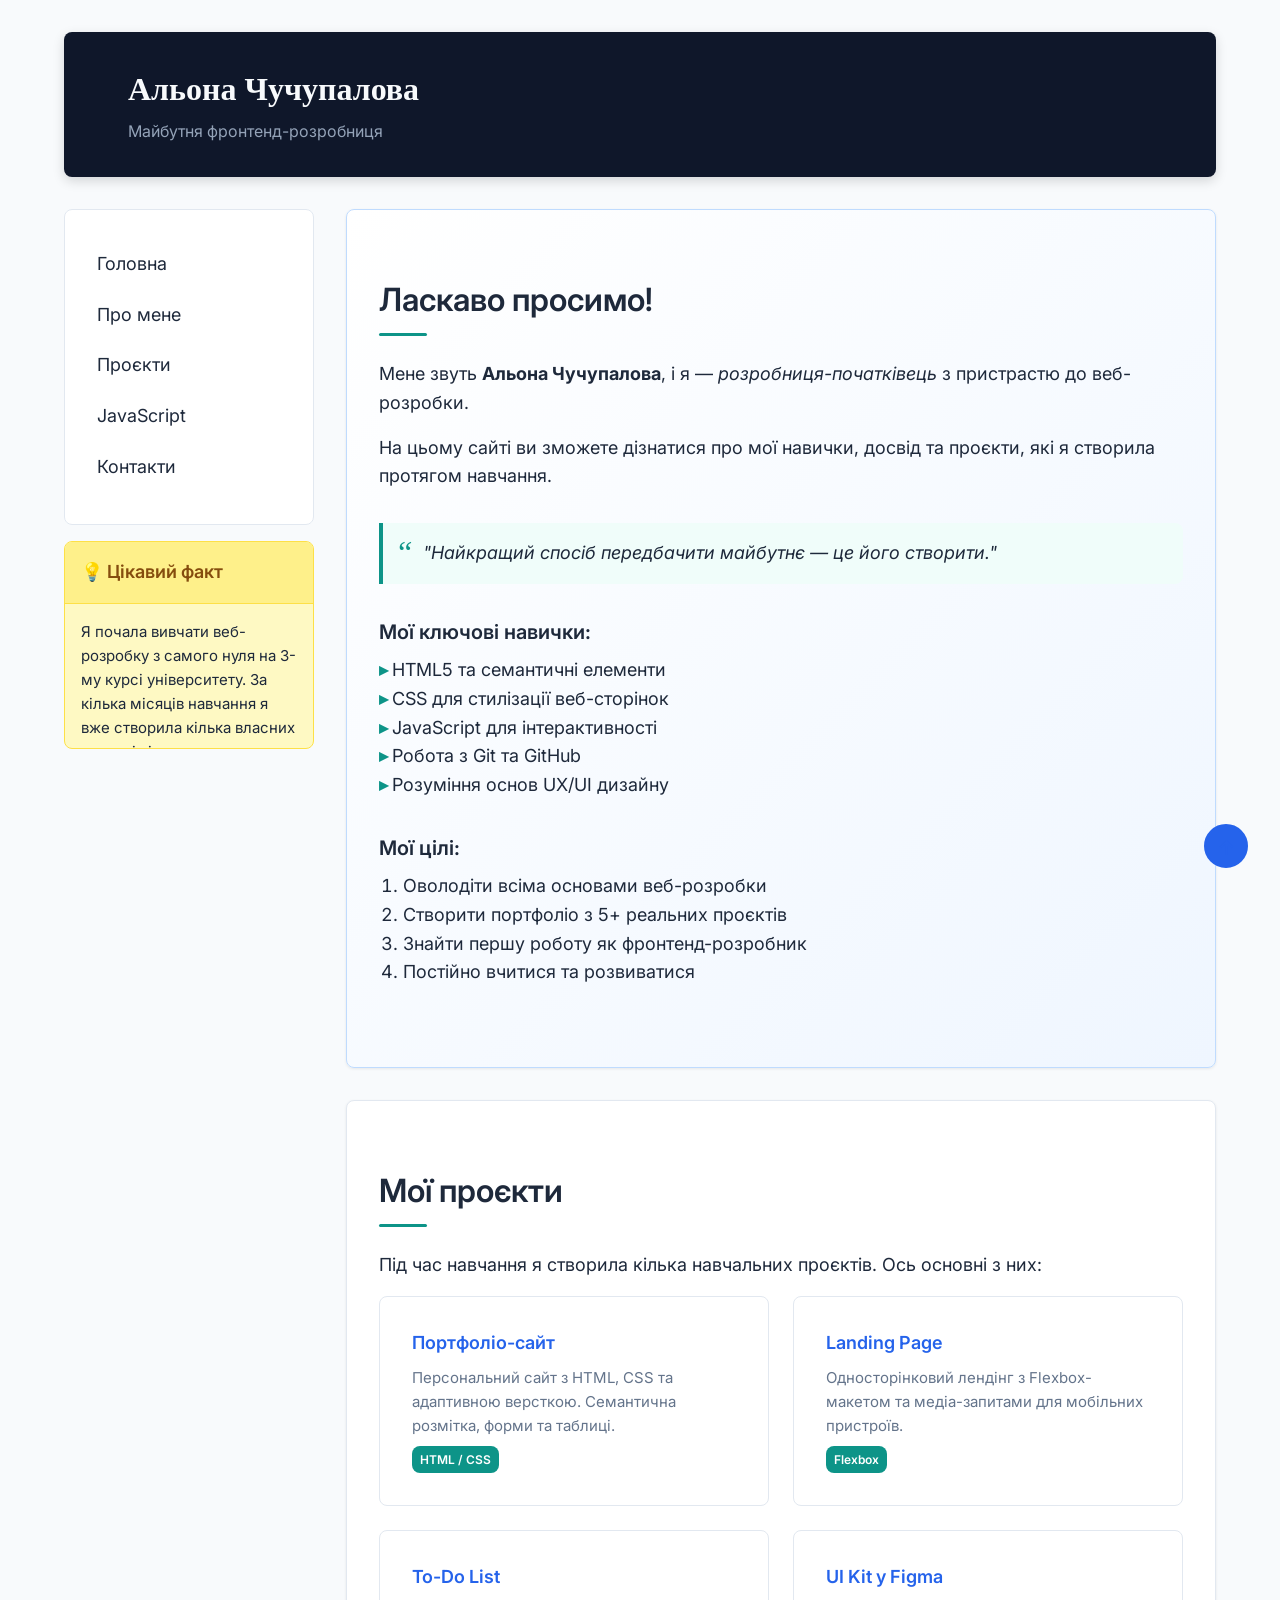
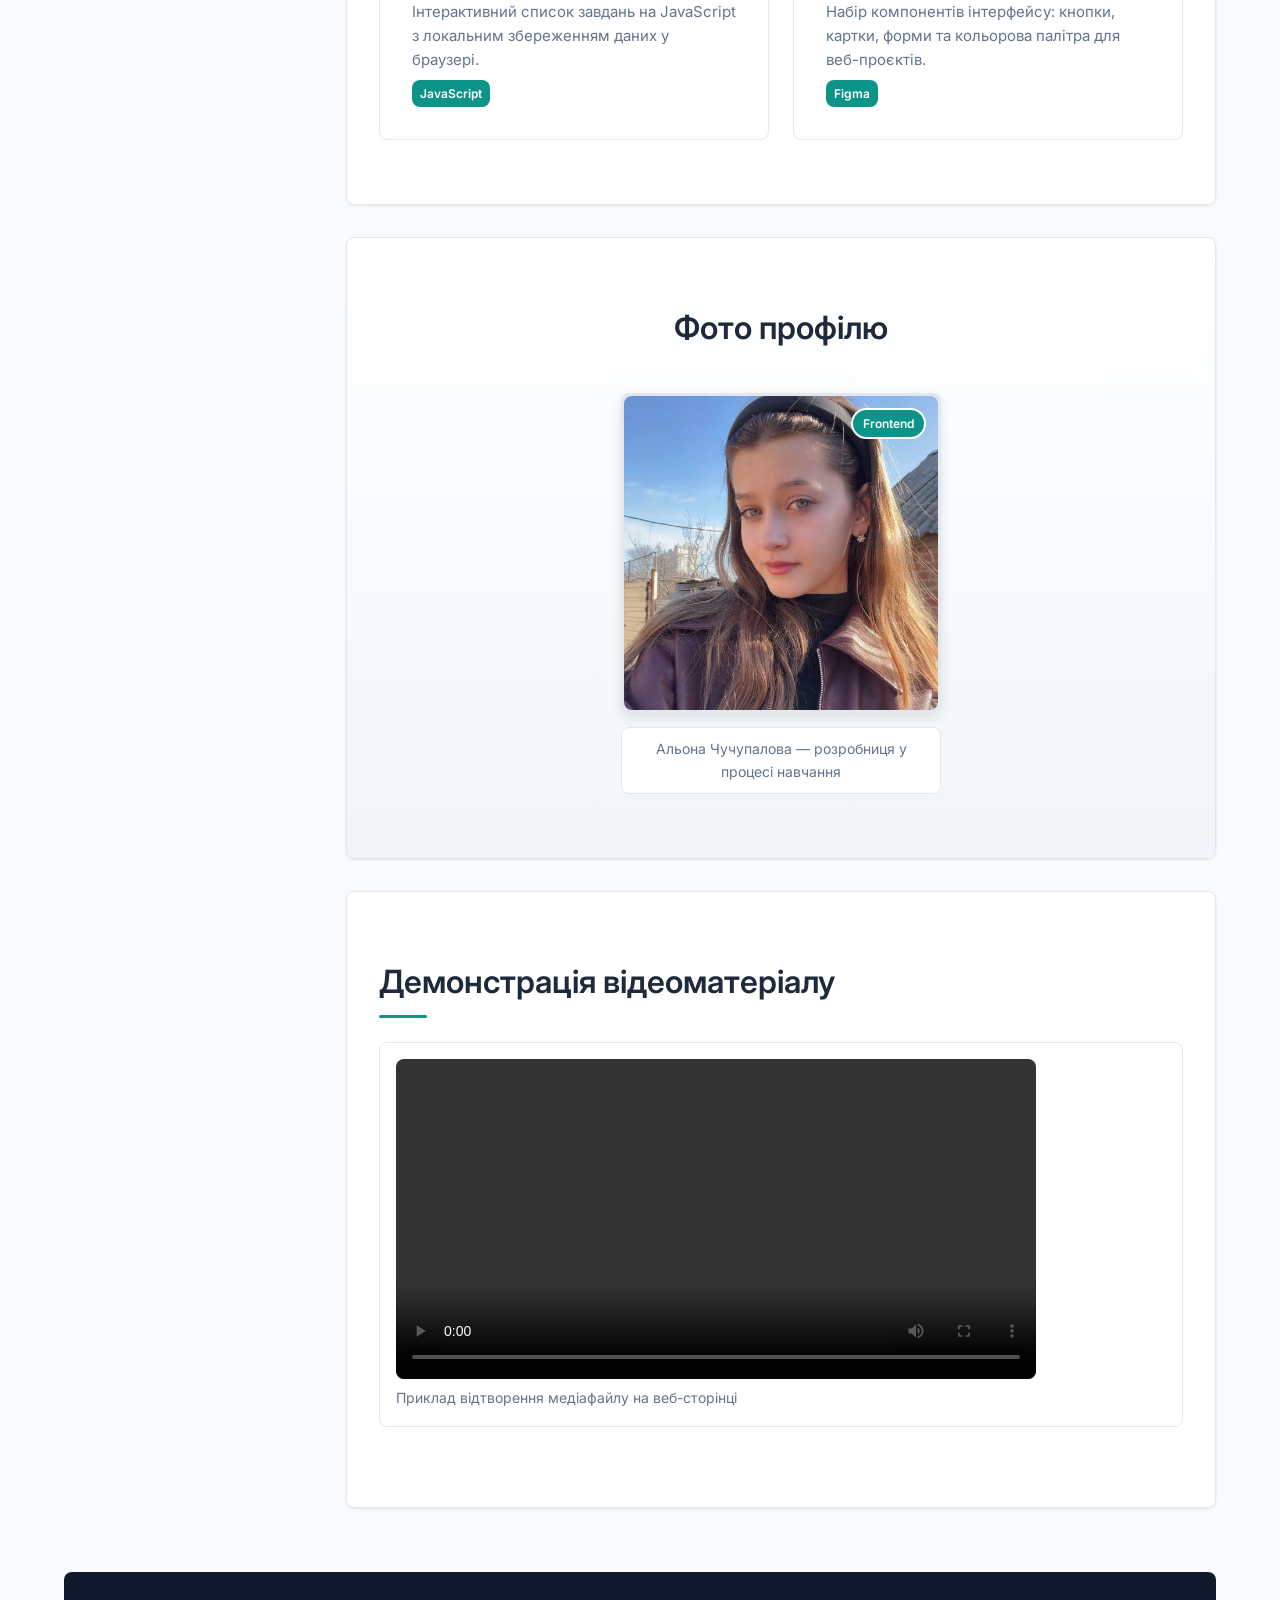
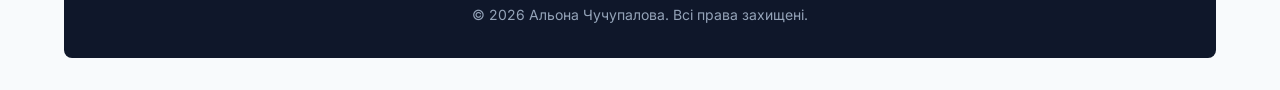
<file: index.html>
<!DOCTYPE html>
<html lang="uk">

<head>
    <meta charset="UTF-8">
    <meta name="viewport" content="width=device-width, initial-scale=1.0">
    <meta name="description" content="Портфоліо Альони Чучупалової - молодий фронтенд-розробник">
    <meta name="author" content="Альона Чучупалова">
    <title>Головна — Портфоліо</title>
    <link rel="preconnect" href="https://fonts.googleapis.com">
    <link rel="preconnect" href="https://fonts.gstatic.com" crossorigin>
    <link href="https://fonts.googleapis.com/css2?family=Inter:wght@400;500;600;700&display=swap" rel="stylesheet">
    <link rel="stylesheet" href="styles.css">
</head>

<body>
    <div class="page">
        <header class="site-header">
            <h1>Альона Чучупалова</h1>
            <p>Майбутня фронтенд-розробниця</p>
        </header>

        <aside class="sidebar">
            <nav class="nav" aria-label="Головна навігація">
                <input type="checkbox" id="menu-toggle" class="menu-toggle">
                <label for="menu-toggle" class="hamburger" aria-label="Відкрити меню">
                    <span></span>
                    <span></span>
                    <span></span>
                </label>
                <ul class="nav-list">
                    <li><a class="nav-link" href="index.html">Головна</a></li>
                    <li><a class="nav-link" href="about.html">Про мене</a></li>
                    <li><a class="nav-link" href="index.html#projects">Проєкти</a></li>
                    <li><a class="nav-link" href="javascript.html">JavaScript</a></li>
                    <li><a class="nav-link" href="contacts.html">Контакти</a></li>
                </ul>
            </nav>

            <div class="interesting-fact">
                <h3 class="interesting-fact__title">Цікавий факт</h3>
                <div class="interesting-fact__content">
                    <p>Я почала вивчати веб-розробку з самого нуля на 3-му курсі університету. За кілька місяців навчання я вже
                        створила кілька власних проєктів і готова розв'язувати реальні завдання!</p>
                    <p>Мій улюблений стек для навчання: HTML, CSS та JavaScript. Я також активно практикую роботу з Git,
                        Figma та сучасними інструментами розробки.</p>
                </div>
            </div>
        </aside>

        <main class="content">
            <section id="hero" class="content-section">
                <h2>Ласкаво просимо!</h2>
                <p>Мене звуть <strong>Альона Чучупалова</strong>, і я — <em>розробниця-початківець</em> з пристрастю до
                    веб-розробки.</p>
                <p>На цьому сайті ви зможете дізнатися про мої навички, досвід та проєкти, які я створила протягом навчання.
                </p>

                <blockquote>
                    <p>"Найкращий спосіб передбачити майбутнє — це його створити."</p>
                </blockquote>

                <h3>Мої ключові навички:</h3>
                <ul class="skills-list">
                    <li>HTML5 та семантичні елементи</li>
                    <li>CSS для стилізації веб-сторінок</li>
                    <li>JavaScript для інтерактивності</li>
                    <li>Робота з Git та GitHub</li>
                    <li>Розуміння основ UX/UI дизайну</li>
                </ul>

                <h3>Мої цілі:</h3>
                <ol>
                    <li>Оволодіти всіма основами веб-розробки</li>
                    <li>Створити портфоліо з 5+ реальних проєктів</li>
                    <li>Знайти першу роботу як фронтенд-розробник</li>
                    <li>Постійно вчитися та розвиватися</li>
                </ol>
            </section>

            <section id="projects" class="content-section">
                <h2>Мої проєкти</h2>
                <p>Під час навчання я створила кілька навчальних проєктів. Ось основні з них:</p>
                <div class="projects-grid">
                    <article class="project-card card">
                        <h3 class="project-card__title">Портфоліо-сайт</h3>
                        <p class="project-card__text">Персональний сайт з HTML, CSS та адаптивною версткою. Семантична
                            розмітка, форми та таблиці.</p>
                        <span class="project-card__tag">HTML / CSS</span>
                    </article>
                    <article class="project-card card">
                        <h3 class="project-card__title">Landing Page</h3>
                        <p class="project-card__text">Односторінковий лендінг з Flexbox-макетом та медіа-запитами для
                            мобільних пристроїв.</p>
                        <span class="project-card__tag">Flexbox</span>
                    </article>
                    <article class="project-card card">
                        <h3 class="project-card__title">To-Do List</h3>
                        <p class="project-card__text">Інтерактивний список завдань на JavaScript з локальним збереженням
                            даних у браузері.</p>
                        <span class="project-card__tag">JavaScript</span>
                    </article>
                    <article class="project-card card">
                        <h3 class="project-card__title">UI Kit у Figma</h3>
                        <p class="project-card__text">Набір компонентів інтерфейсу: кнопки, картки, форми та кольорова
                            палітра для веб-проєктів.</p>
                        <span class="project-card__tag">Figma</span>
                    </article>
                </div>
            </section>

            <section class="content-section profile-section">
                <h2>Фото профілю</h2>
                <figure class="profile-section__figure">
                    <div class="profile-section__media">
                        <span class="profile-section__badge">Frontend</span>
                        <img src="images/photo1.jpg" alt="Фото Альони Чучупалової" width="300">
                    </div>
                    <figcaption class="profile-section__caption">Альона Чучупалова — розробниця у процесі навчання</figcaption>
                </figure>
            </section>

            <section class="content-section">
                <h2>Демонстрація відеоматеріалу</h2>
                <figure class="card">
                    <video controls width="640">
                        <source src="video/introduction.mp4" type="video/mp4">
                        Ваш браузер не підтримує вбудоване відео.
                    </video>
                    <figcaption>Приклад відтворення медіафайлу на веб-сторінці</figcaption>
                </figure>
            </section>
        </main>

        <footer class="site-footer">
            <p>&copy; 2026 Альона Чучупалова. Всі права захищені.</p>
        </footer>
    </div>

    <a href="#" id="back-to-top" class="button button--round" aria-label="Повернутися нагору">↑</a>
</body>

</html>
</file>
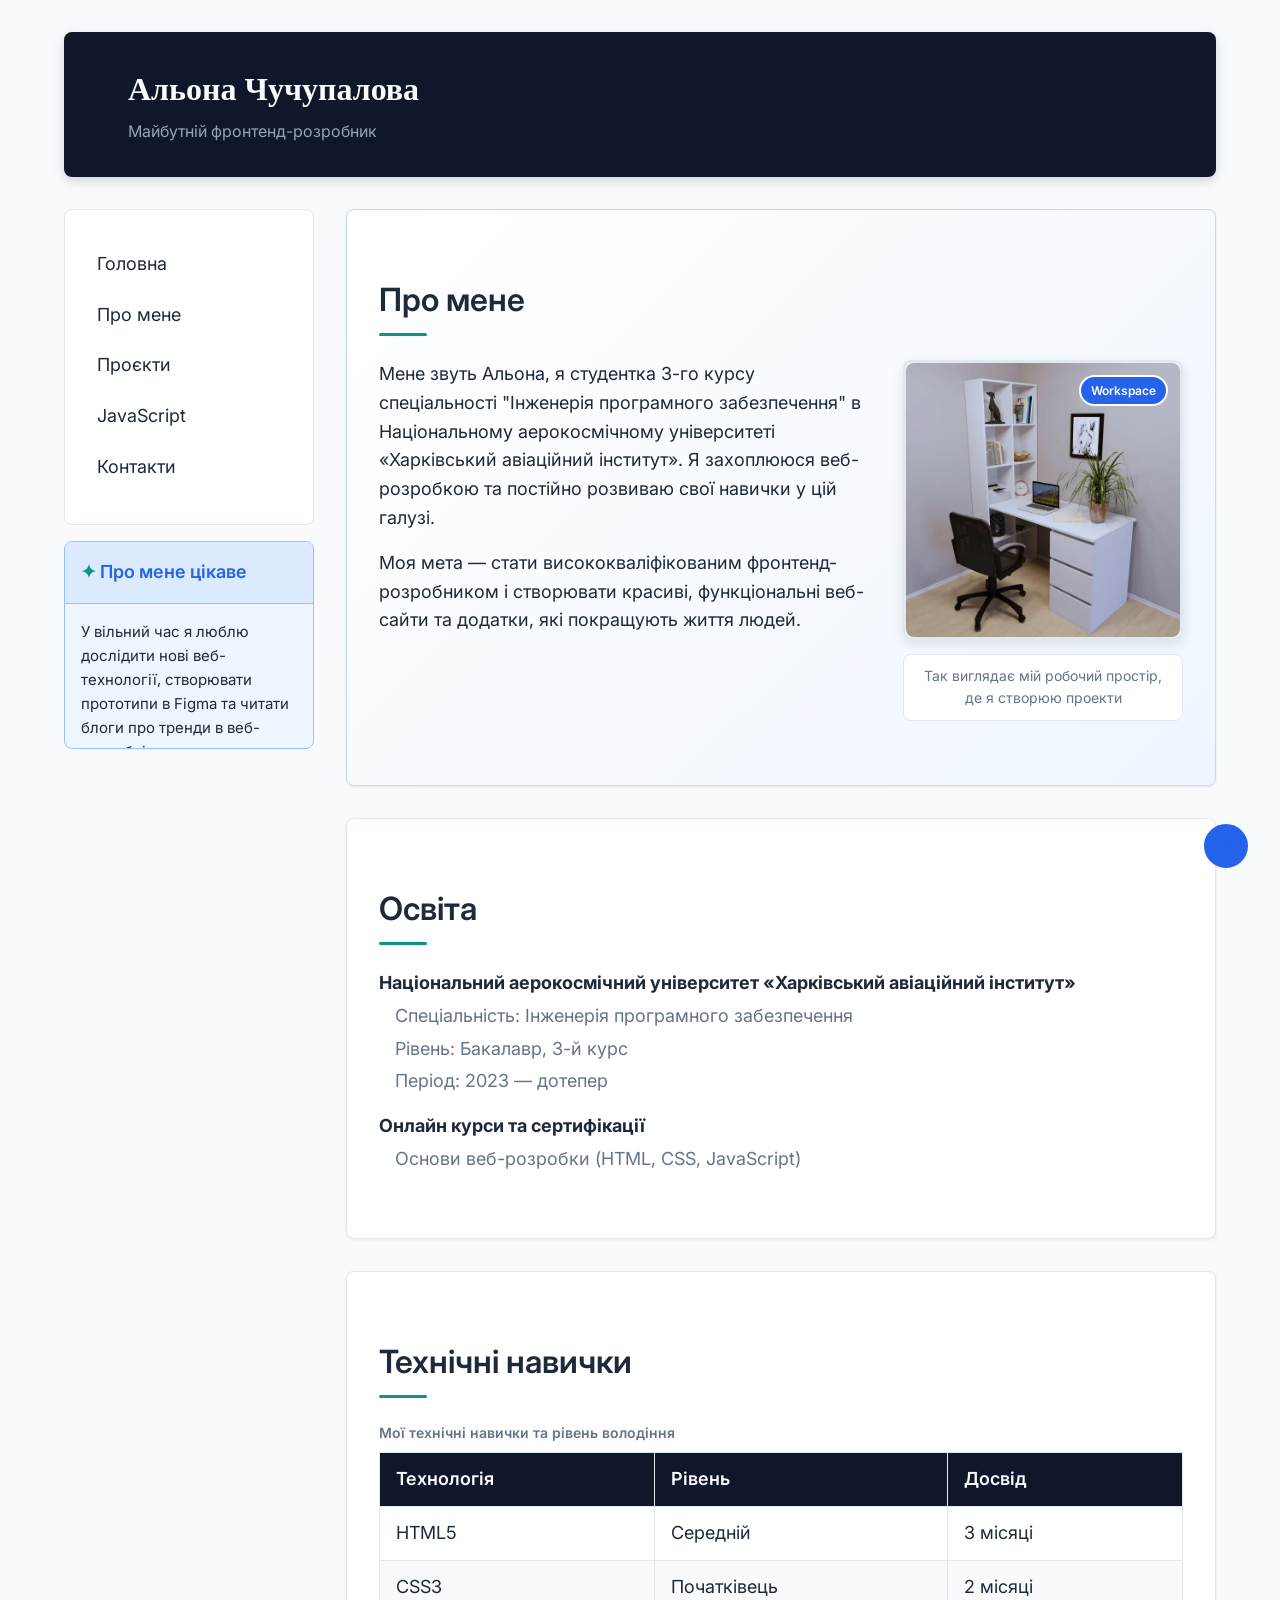
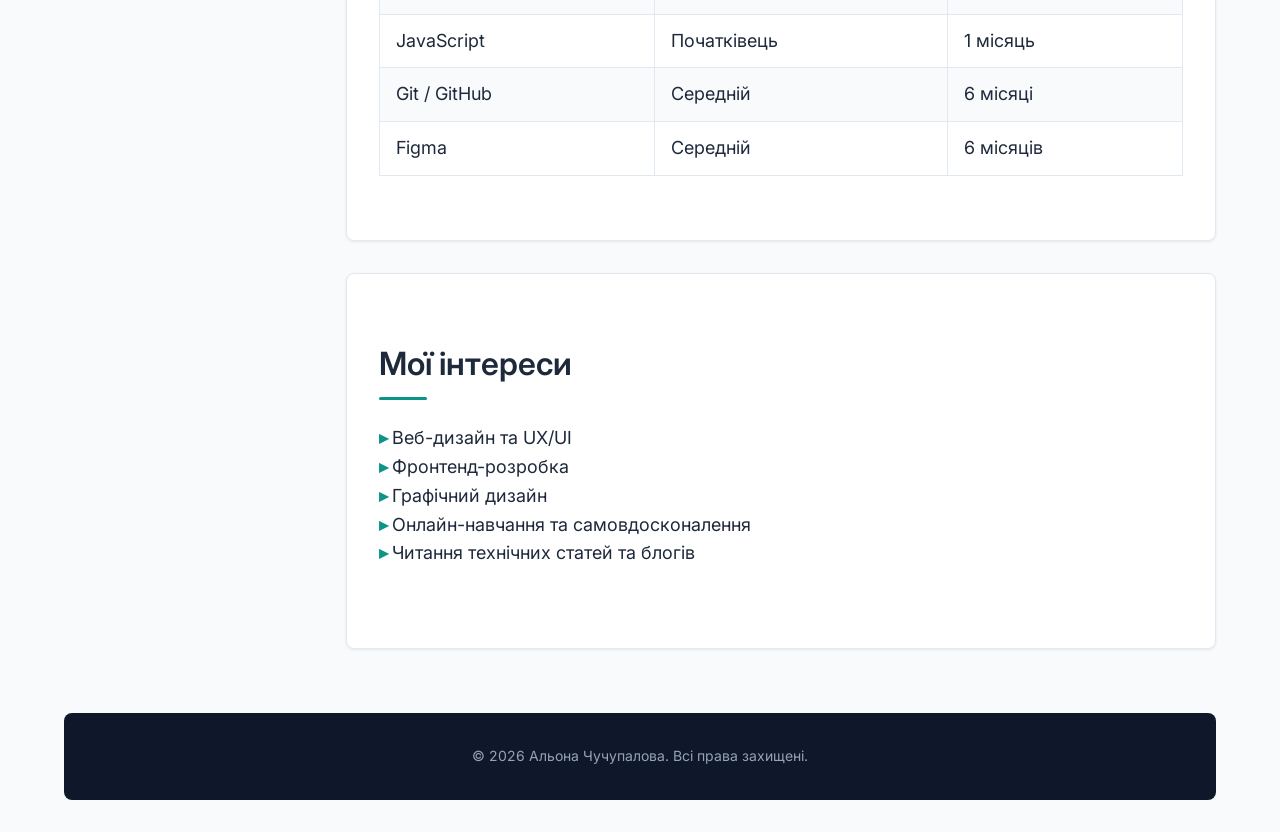
<file: about.html>
<!DOCTYPE html>
<html lang="uk">

<head>
    <meta charset="UTF-8">
    <meta name="viewport" content="width=device-width, initial-scale=1.0">
    <meta name="description" content="Про мене - інформація про освіту, навички та досвід">
    <meta name="author" content="Альона Чучупалова">
    <title>Про мене — Портфоліо</title>
    <link rel="preconnect" href="https://fonts.googleapis.com">
    <link rel="preconnect" href="https://fonts.gstatic.com" crossorigin>
    <link href="https://fonts.googleapis.com/css2?family=Inter:wght@400;500;600;700&display=swap" rel="stylesheet">
    <link rel="stylesheet" href="styles.css">
</head>

<body>
    <div class="page">
        <header class="site-header">
            <h1>Альона Чучупалова</h1>
            <p>Майбутній фронтенд-розробник</p>
        </header>

        <aside class="sidebar">
            <nav class="nav" aria-label="Головна навігація">
                <input type="checkbox" id="menu-toggle" class="menu-toggle">
                <label for="menu-toggle" class="hamburger" aria-label="Відкрити меню">
                    <span></span>
                    <span></span>
                    <span></span>
                </label>
                <ul class="nav-list">
                    <li><a class="nav-link" href="index.html">Головна</a></li>
                    <li><a class="nav-link" href="about.html">Про мене</a></li>
                    <li><a class="nav-link" href="index.html#projects">Проєкти</a></li>
                    <li><a class="nav-link" href="javascript.html">JavaScript</a></li>
                    <li><a class="nav-link" href="contacts.html">Контакти</a></li>
                </ul>
            </nav>

            <div class="about-highlight">
                <h3 class="about-highlight__title">Про мене цікаве</h3>
                <div class="about-highlight__content">
                    <p>У вільний час я люблю дослідити нові веб-технології, створювати прототипи в Figma та читати блоги про
                        тренди в веб-розробці.</p>
                    <p>Особливо цікавлять теми доступності (a11y), адаптивної верстки та сучасних CSS-можливостей, таких як
                        Grid і Flexbox.</p>
                </div>
            </div>
        </aside>

        <main class="content">
            <section class="content-section about-intro">
                <h2>Про мене</h2>
                <div class="about-intro__body">
                    <div class="about-intro__text">
                        <p>Мене звуть Альона, я студентка 3-го курсу спеціальності "Інженерія програмного забезпечення" в
                            Національному аерокосмічному університеті «Харківський авіаційний інститут». Я захоплююся веб-розробкою
                            та постійно розвиваю свої навички у цій галузі.</p>
                        <p>Моя мета — стати висококваліфікованим фронтенд-розробником і створювати красиві, функціональні веб-сайти
                            та додатки, які покращують життя людей.</p>
                    </div>
                    <figure class="about-intro__figure">
                        <div class="about-intro__media">
                            <span class="about-intro__badge">Workspace</span>
                            <img src="images/workspace.jpg" alt="Моє робоче місце" width="300">
                        </div>
                        <figcaption class="about-intro__caption">Так виглядає мій робочий простір, де я створюю проекти</figcaption>
                    </figure>
                </div>
            </section>

            <section class="content-section">
                <h2>Освіта</h2>
                <dl>
                    <dt><strong>Національний аерокосмічний університет «Харківський авіаційний інститут»</strong></dt>
                    <dd>Спеціальність: Інженерія програмного забезпечення</dd>
                    <dd>Рівень: Бакалавр, 3-й курс</dd>
                    <dd>Період: 2023 — дотепер</dd>

                    <dt><strong>Онлайн курси та сертифікації</strong></dt>
                    <dd>Основи веб-розробки (HTML, CSS, JavaScript)</dd>
                </dl>
            </section>

            <section class="content-section">
                <h2>Технічні навички</h2>
                <table class="skills-table">
                    <caption>Мої технічні навички та рівень володіння</caption>
                    <thead>
                        <tr>
                            <th>Технологія</th>
                            <th>Рівень</th>
                            <th>Досвід</th>
                        </tr>
                    </thead>
                    <tbody>
                        <tr>
                            <td>HTML5</td>
                            <td>Середній</td>
                            <td>3 місяці</td>
                        </tr>
                        <tr>
                            <td>CSS3</td>
                            <td>Початківець</td>
                            <td>2 місяці</td>
                        </tr>
                        <tr>
                            <td>JavaScript</td>
                            <td>Початківець</td>
                            <td>1 місяць</td>
                        </tr>
                        <tr>
                            <td>Git / GitHub</td>
                            <td>Середній</td>
                            <td>6 місяці</td>
                        </tr>
                        <tr>
                            <td>Figma</td>
                            <td>Середній</td>
                            <td>6 місяців</td>
                        </tr>
                    </tbody>
                </table>
            </section>

            <section class="content-section">
                <h2>Мої інтереси</h2>
                <ul class="skills-list">
                    <li>Веб-дизайн та UX/UI</li>
                    <li>Фронтенд-розробка</li>
                    <li>Графічний дизайн</li>
                    <li>Онлайн-навчання та самовдосконалення</li>
                    <li>Читання технічних статей та блогів</li>
                </ul>
            </section>
        </main>

        <footer class="site-footer">
            <p>&copy; 2026 Альона Чучупалова. Всі права захищені.</p>
        </footer>
    </div>

    <a href="#" id="back-to-top" class="button button--round" aria-label="Повернутися нагору">↑</a>
</body>

</html>
</file>
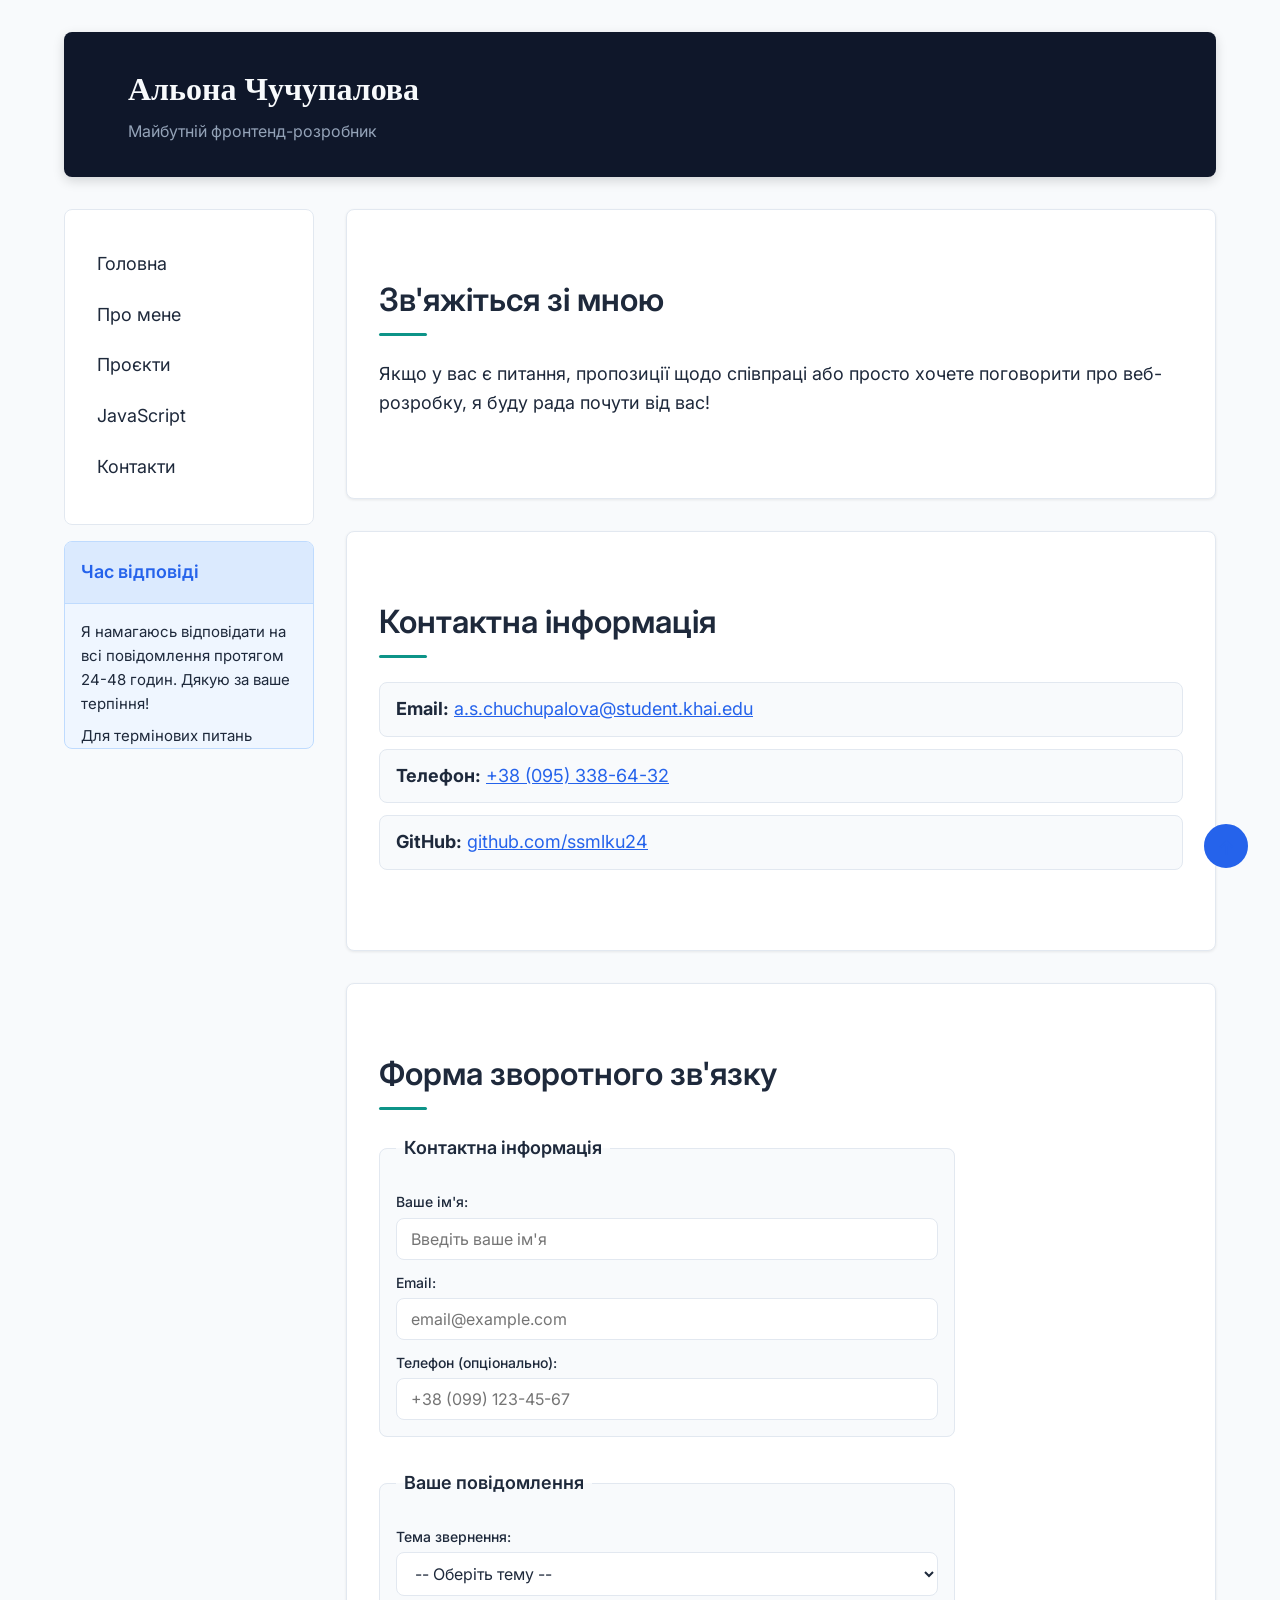
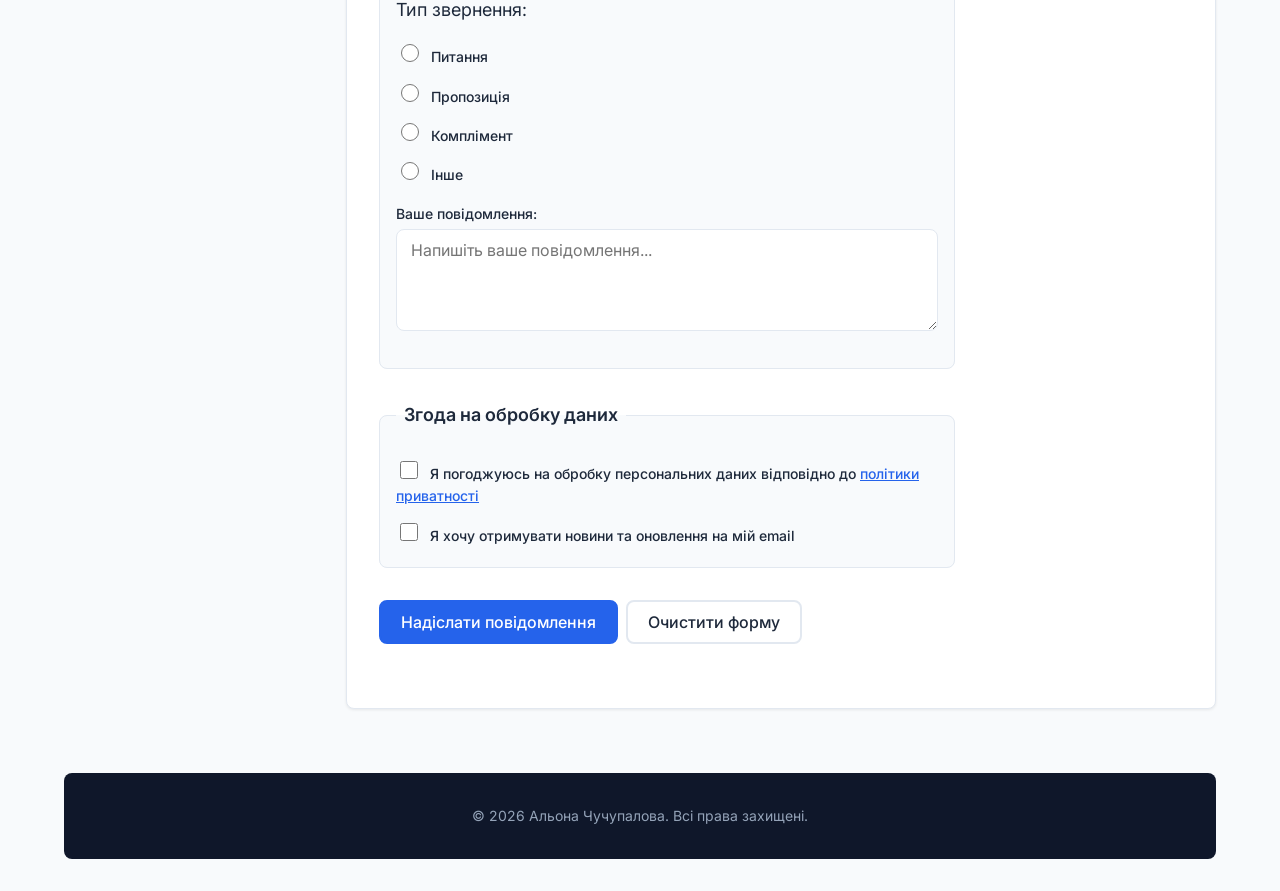
<file: contacts.html>
<!DOCTYPE html>
<html lang="uk">

<head>
    <meta charset="UTF-8">
    <meta name="viewport" content="width=device-width, initial-scale=1.0">
    <meta name="description" content="Контактна інформація та форма зворотного зв'язку">
    <meta name="author" content="Альона Чучупалова">
    <title>Контакти — Портфоліо</title>
    <link rel="preconnect" href="https://fonts.googleapis.com">
    <link rel="preconnect" href="https://fonts.gstatic.com" crossorigin>
    <link href="https://fonts.googleapis.com/css2?family=Inter:wght@400;500;600;700&display=swap" rel="stylesheet">
    <link rel="stylesheet" href="styles.css">
</head>

<body>
    <div class="page">
        <header class="site-header">
            <h1>Альона Чучупалова</h1>
            <p>Майбутній фронтенд-розробник</p>
        </header>

        <aside class="sidebar">
            <nav class="nav" aria-label="Головна навігація">
                <input type="checkbox" id="menu-toggle" class="menu-toggle">
                <label for="menu-toggle" class="hamburger" aria-label="Відкрити меню">
                    <span></span>
                    <span></span>
                    <span></span>
                </label>
                <ul class="nav-list">
                    <li><a class="nav-link" href="index.html">Головна</a></li>
                    <li><a class="nav-link" href="about.html">Про мене</a></li>
                    <li><a class="nav-link" href="index.html#projects">Проєкти</a></li>
                    <li><a class="nav-link" href="javascript.html">JavaScript</a></li>
                    <li><a class="nav-link" href="contacts.html">Контакти</a></li>
                </ul>
            </nav>

            <div class="sidebar-note">
                <h3 class="sidebar-note__title">Час відповіді</h3>
                <div class="sidebar-note__content">
                    <p>Я намагаюсь відповідати на всі повідомлення протягом 24-48 годин. Дякую за ваше терпіння!</p>
                    <p>Для термінових питань краще зателефонувати за номером, вказаним у розділі контактів.</p>
                </div>
            </div>
        </aside>

        <main class="content">
            <section class="content-section">
                <h2>Зв'яжіться зі мною</h2>
                <p>Якщо у вас є питання, пропозиції щодо співпраці або просто хочете поговорити про веб-розробку, я буду
                    рада почути від вас!</p>
            </section>

            <section class="content-section">
                <h2>Контактна інформація</h2>
                <ul class="contact-list">
                    <li><strong>Email:</strong> <a
                            href="mailto:a.s.chuchupalova@student.khai.edu">a.s.chuchupalova@student.khai.edu</a></li>
                    <li><strong>Телефон:</strong> <a href="tel:+380953386432">+38 (095) 338-64-32</a></li>
                    <li><strong>GitHub:</strong> <a href="https://github.com/ssmlku24"
                            target="_blank">github.com/ssmlku24</a></li>
                </ul>
            </section>

            <section class="content-section">
                <h2>Форма зворотного зв'язку</h2>
                <form class="contact-form" action="#" method="post">
                    <fieldset>
                        <legend>Контактна інформація</legend>

                        <label for="name">Ваше ім'я:</label>
                        <input type="text" id="name" name="name" placeholder="Введіть ваше ім'я" required>

                        <label for="email">Email:</label>
                        <input type="email" id="email" name="email" placeholder="email@example.com" required>

                        <label for="phone">Телефон (опціонально):</label>
                        <input type="tel" id="phone" name="phone" placeholder="+38 (099) 123-45-67">
                    </fieldset>

                    <fieldset>
                        <legend>Ваше повідомлення</legend>

                        <label for="subject">Тема звернення:</label>
                        <select id="subject" name="subject" required>
                            <option value="">-- Оберіть тему --</option>
                            <option value="general">Загальне питання</option>
                            <option value="cooperation">Пропозиція по співпраці</option>
                            <option value="feedback">Відгук</option>
                            <option value="job">Пропозиція роботи</option>
                        </select>

                        <p>Тип звернення:</p>
                        <p>
                            <label>
                                <input type="radio" name="inquiry_type" value="question" required>
                                Питання
                            </label>
                            <label>
                                <input type="radio" name="inquiry_type" value="suggestion">
                                Пропозиція
                            </label>
                            <label>
                                <input type="radio" name="inquiry_type" value="compliment">
                                Комплімент
                            </label>
                            <label>
                                <input type="radio" name="inquiry_type" value="other">
                                Інше
                            </label>
                        </p>

                        <div class="form-message-row">
                            <label for="message">Ваше повідомлення:</label>
                            <textarea id="message" name="message" rows="4"
                                placeholder="Напишіть ваше повідомлення..." required></textarea>
                        </div>
                    </fieldset>

                    <fieldset>
                        <legend>Згода на обробку даних</legend>
                        <label>
                            <input type="checkbox" name="consent" required>
                            Я погоджуюсь на обробку персональних даних відповідно до <a href="#">політики приватності</a>
                        </label>

                        <label>
                            <input type="checkbox" name="newsletter">
                            Я хочу отримувати новини та оновлення на мій email
                        </label>
                    </fieldset>

                    <div class="form-actions">
                        <button type="submit" class="button">Надіслати повідомлення</button>
                        <button type="reset" class="button button--secondary">Очистити форму</button>
                    </div>
                </form>
            </section>
        </main>

        <footer class="site-footer">
            <p>&copy; 2026 Альона Чучупалова. Всі права захищені.</p>
        </footer>
    </div>

    <a href="#" id="back-to-top" class="button button--round" aria-label="Повернутися нагору">↑</a>
</body>

</html>
</file>
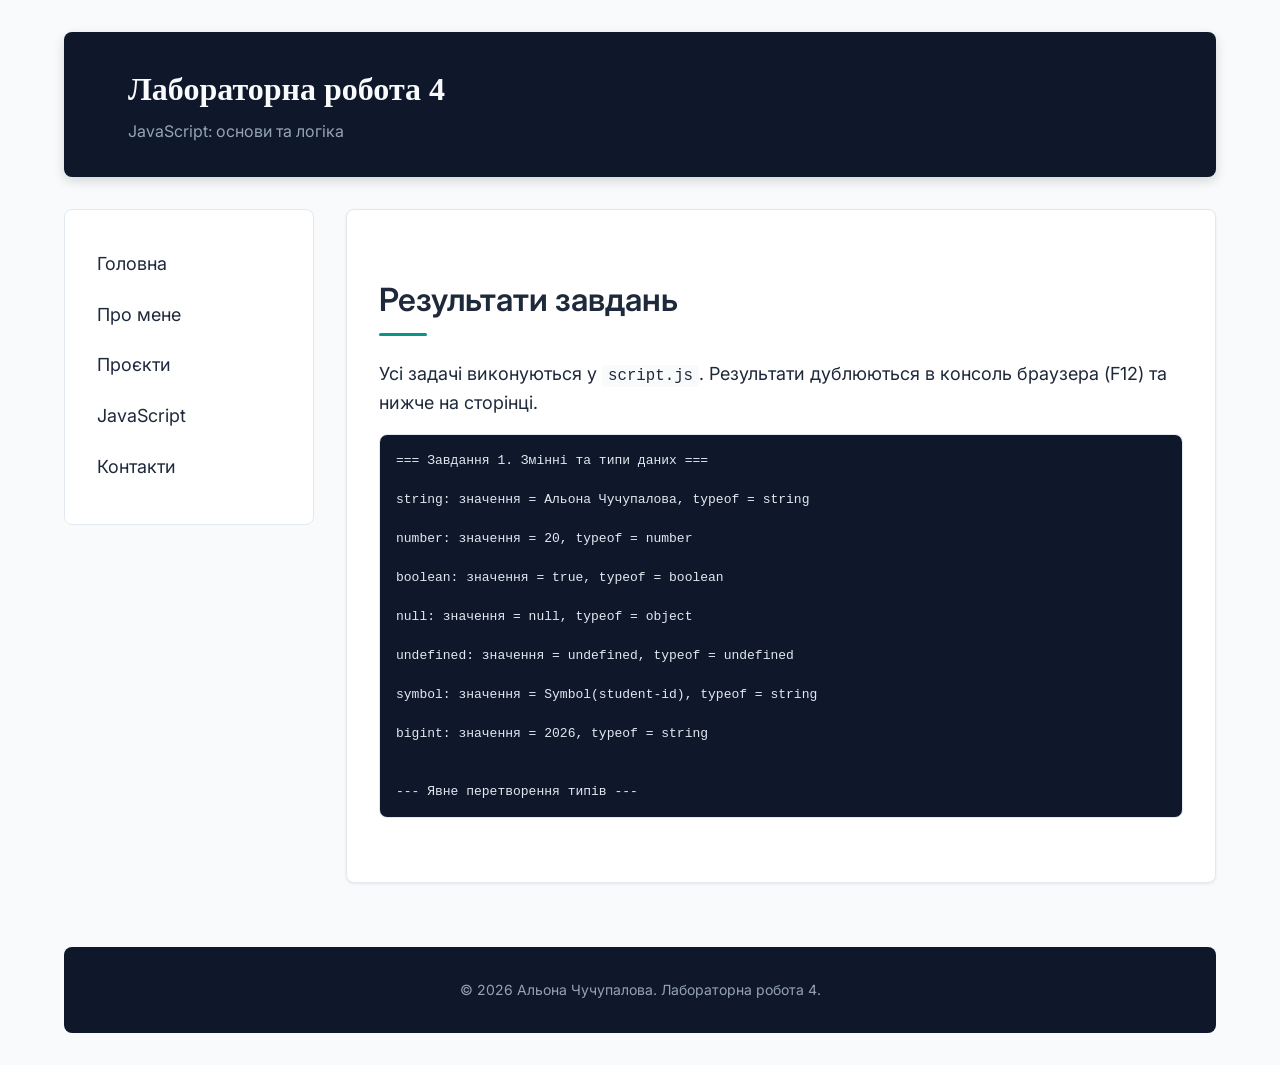
<file: javascript.html>
<!DOCTYPE html>
<html lang="uk">

<head>
    <meta charset="UTF-8">
    <meta name="viewport" content="width=device-width, initial-scale=1.0">
    <meta name="description" content="Лабораторна робота 4 — JavaScript основи">
    <title>JavaScript — Лабораторна робота 4</title>
    <link rel="preconnect" href="https://fonts.googleapis.com">
    <link rel="preconnect" href="https://fonts.gstatic.com" crossorigin>
    <link href="https://fonts.googleapis.com/css2?family=Inter:wght@400;500;600;700&display=swap" rel="stylesheet">
    <link rel="stylesheet" href="styles.css">
</head>

<body>
    <div class="page">
        <header class="site-header">
            <h1>Лабораторна робота 4</h1>
            <p>JavaScript: основи та логіка</p>
        </header>

        <aside class="sidebar">
            <nav class="nav" aria-label="Навігація">
                <input type="checkbox" id="menu-toggle" class="menu-toggle">
                <label for="menu-toggle" class="hamburger" aria-label="Відкрити меню">
                    <span></span>
                    <span></span>
                    <span></span>
                </label>
                <ul class="nav-list">
                    <li><a class="nav-link" href="index.html">Головна</a></li>
                    <li><a class="nav-link" href="about.html">Про мене</a></li>
                    <li><a class="nav-link" href="index.html#projects">Проєкти</a></li>
                    <li><a class="nav-link" href="javascript.html">JavaScript</a></li>
                    <li><a class="nav-link" href="contacts.html">Контакти</a></li>
                </ul>
            </nav>
        </aside>

        <main class="content">
            <section class="content-section">
                <h2>Результати завдань</h2>
                <p>Усі задачі виконуються у <code>script.js</code>. Результати дублюються в консоль браузера (F12) та
                    нижче на сторінці.</p>
                <pre id="lab-output" class="lab-output" aria-live="polite">Завантаження...</pre>
            </section>
        </main>

        <footer class="site-footer">
            <p>&copy; 2026 Альона Чучупалова. Лабораторна робота 4.</p>
        </footer>
    </div>

    <script src="script.js"></script>
</body>

</html>
</file>
<file: styles.css>
:root {
  --color-primary: #2563eb;
  --color-secondary: #0d9488;
  --color-bg: #f8fafc;
  --color-surface: #ffffff;
  --color-text: #1e293b;
  --color-text-muted: #64748b;
  --color-accent: #e74c3c;
  --color-header-bg: #0f172a;
  --color-border: #e2e8f0;
  --font-main: "Inter", Arial, sans-serif;
  --font-heading: Georgia, serif;
  --spacing-xs: 0.25rem;
  --spacing-sm: 0.5rem;
  --spacing-md: 1rem;
  --spacing-lg: 2rem;
  --spacing-xl: 4rem;
  --border-radius: 8px;
  --transition-speed: 0.3s;
  --sidebar-width: 250px;
}

*,
*::before,
*::after {
  box-sizing: border-box;
}

@keyframes fadeIn {
  from {
    opacity: 0;
    transform: translateY(20px);
  }
  to {
    opacity: 1;
    transform: translateY(0);
  }
}

html {
  scroll-behavior: smooth;
}

body {
  margin: 0;
  padding: 0;
  font-family: var(--font-main);
  font-size: clamp(0.95rem, 1.5vw, 1.125rem);
  line-height: 1.6;
  color: var(--color-text);
  background-color: var(--color-bg);
}

h1 {
  font-family: var(--font-heading);
  font-size: clamp(1.75rem, 4vw, 3rem);
  font-weight: 700;
  margin: 0 0 var(--spacing-xs);
}

h2 {
  font-size: clamp(1.25rem, 3vw, 2rem);
  font-weight: 600;
  margin: 0 0 var(--spacing-md);
  color: var(--color-text);
  position: relative;
  padding-bottom: var(--spacing-sm);
}

h2::after {
  content: "";
  display: block;
  width: 3rem;
  height: 3px;
  margin-top: var(--spacing-sm);
  background-color: var(--color-secondary);
  border-radius: 2px;
}

h3 {
  font-size: clamp(1rem, 2vw, 1.25rem);
  font-weight: 600;
  margin: var(--spacing-lg) 0 var(--spacing-sm);
}

p {
  margin: 0 0 var(--spacing-md);
}

img,
video {
  max-width: 100%;
  height: auto;
  display: block;
  border-radius: var(--border-radius);
}

.page {
  display: grid;
  grid-template-areas:
    "header"
    "sidebar"
    "content"
    "footer";
  grid-template-columns: 1fr;
  gap: var(--spacing-md);
  min-height: 100vh;
  padding: var(--spacing-md);
  max-width: 120rem;
  margin: 0 auto;
}

.site-header {
  grid-area: header;
  padding: var(--spacing-md) var(--spacing-lg);
  background-color: var(--color-header-bg);
  color: #f1f5f9;
  border-radius: var(--border-radius);
  box-shadow: 0 4px 12px rgba(0, 0, 0, 0.15);
}

.site-header h1 {
  color: #f8fafc;
  font-size: clamp(1.25rem, 3vw, 2rem);
}

.site-header p {
  margin: 0;
  font-size: clamp(0.875rem, 1.5vw, 1rem);
  color: #94a3b8;
}

.sidebar {
  grid-area: sidebar;
  display: flex;
  flex-direction: column;
  gap: var(--spacing-md);
}

.content {
  grid-area: content;
  min-width: 0;
}

.site-footer {
  grid-area: footer;
  padding: var(--spacing-lg);
  text-align: center;
  font-size: 0.875rem;
  background-color: var(--color-header-bg);
  color: #94a3b8;
  border-radius: var(--border-radius);
}

.site-footer p {
  margin: 0;
}

.menu-toggle {
  display: none;
}

.hamburger {
  display: flex;
  flex-direction: column;
  gap: 5px;
  cursor: pointer;
  padding: var(--spacing-sm);
  margin-bottom: var(--spacing-sm);
}

.hamburger span {
  width: 30px;
  height: 3px;
  background-color: var(--color-text);
  border-radius: 2px;
  transition: all var(--transition-speed) ease;
}

.nav {
  padding: var(--spacing-md);
  background-color: var(--color-surface);
  border: 1px solid var(--color-border);
  border-radius: var(--border-radius);
}

.nav-list {
  display: none;
  flex-direction: column;
  list-style: none;
  margin: 0;
  padding: var(--spacing-sm) 0 0;
  gap: var(--spacing-xs);
}

.menu-toggle:checked ~ .nav-list {
  display: flex;
}

.nav-list > li {
  display: block;
}

nav ul li a.nav-link {
  display: block;
  padding: var(--spacing-sm) var(--spacing-md);
  text-decoration: none;
  color: var(--color-text);
  border-bottom: 2px solid transparent;
  border-radius: var(--border-radius);
  transition:
    color var(--transition-speed) ease,
    border-color var(--transition-speed) ease,
    background-color var(--transition-speed) ease;
}

nav ul li a.nav-link:link {
  color: var(--color-text);
}

nav ul li a.nav-link:visited {
  color: #6d28d9;
}

nav ul li a.nav-link:hover {
  color: var(--color-primary);
  border-bottom-color: var(--color-primary);
  background-color: var(--color-bg);
}

nav ul li a.nav-link:active {
  color: var(--color-secondary);
}

nav ul li a.nav-link:focus {
  outline: 2px solid var(--color-primary);
  outline-offset: 2px;
}

.content-section {
  margin-bottom: var(--spacing-lg);
  padding: var(--spacing-lg);
  background-color: var(--color-surface);
  border: 1px solid var(--color-border);
  border-radius: var(--border-radius);
  box-shadow: 0 1px 3px rgba(0, 0, 0, 0.08);
  animation: fadeIn 0.6s ease forwards;
}

.card {
  padding: var(--spacing-md);
  background-color: var(--color-surface);
  border: 1px solid var(--color-border);
  border-radius: var(--border-radius);
  transition:
    transform var(--transition-speed) ease,
    box-shadow var(--transition-speed) ease;
}

.card:hover {
  transform: translateY(-4px);
  box-shadow: 0 8px 24px rgba(0, 0, 0, 0.15);
}

.projects-grid {
  display: grid;
  grid-template-columns: repeat(auto-fit, minmax(280px, 1fr));
  gap: 1.5rem;
  margin-top: var(--spacing-md);
}

.project-card {
  display: flex;
  flex-direction: column;
  gap: var(--spacing-sm);
  padding: var(--spacing-lg);
}

.project-card__title {
  margin: 0;
  font-size: 1.125rem;
  color: var(--color-primary);
}

.project-card__text {
  flex: 1;
  margin: 0;
  font-size: 0.9375rem;
  color: var(--color-text-muted);
}

.project-card__tag {
  display: inline-block;
  padding: var(--spacing-xs) var(--spacing-sm);
  font-size: 0.75rem;
  font-weight: 600;
  color: var(--color-surface);
  background-color: var(--color-secondary);
  border-radius: var(--border-radius);
  align-self: flex-start;
}

.button {
  display: inline-block;
  padding: 0.625rem 1.25rem;
  font-family: var(--font-main);
  font-size: 1rem;
  font-weight: 500;
  color: var(--color-surface);
  background-color: var(--color-primary);
  border: 2px solid var(--color-primary);
  border-radius: var(--border-radius);
  cursor: pointer;
  text-decoration: none;
  text-align: center;
  transition:
    background-color var(--transition-speed) ease,
    box-shadow var(--transition-speed) ease,
    border-color var(--transition-speed) ease;
}

.button:hover {
  background-color: var(--color-secondary);
  border-color: var(--color-secondary);
  box-shadow: 0 4px 12px rgba(0, 0, 0, 0.2);
}

.button:focus {
  outline: 2px solid var(--color-primary);
  outline-offset: 2px;
}

.button--secondary {
  color: var(--color-text);
  background-color: var(--color-surface);
  border-color: var(--color-border);
}

.button--secondary:hover {
  background-color: var(--color-bg);
  border-color: var(--color-primary);
}

.button--round {
  position: fixed;
  bottom: var(--spacing-lg);
  right: var(--spacing-lg);
  z-index: 90;
  width: 2.75rem;
  height: 2.75rem;
  padding: 0;
  font-size: 1.25rem;
  line-height: 2.75rem;
  border-radius: 50%;
  animation: pulse 2s ease-in-out infinite;
}

@keyframes pulse {
  0%,
  100% {
    box-shadow: 0 0 0 0 rgba(37, 99, 235, 0.4);
  }
  50% {
    box-shadow: 0 0 0 10px rgba(37, 99, 235, 0);
  }
}

a:link {
  color: var(--color-primary);
}

a:visited {
  color: #6d28d9;
}

a:hover {
  color: var(--color-secondary);
}

a:active {
  color: var(--color-accent);
}

a:focus {
  outline: 2px solid var(--color-primary);
  outline-offset: 2px;
}

blockquote {
  margin: var(--spacing-lg) 0;
  padding: var(--spacing-md) var(--spacing-md) var(--spacing-md) 2.5rem;
  border-left: 4px solid var(--color-secondary);
  background-color: #f0fdfa;
  border-radius: 0 var(--border-radius) var(--border-radius) 0;
  font-style: italic;
  position: relative;
}

blockquote::before {
  content: "\201C";
  position: absolute;
  left: 0.75rem;
  top: 0.25rem;
  font-size: 2rem;
  color: var(--color-secondary);
  font-family: var(--font-heading);
}

blockquote p {
  margin: 0;
}

ul,
ol {
  margin: 0 0 var(--spacing-md);
  padding-left: 1.5rem;
}

.skills-list {
  list-style: none;
  padding-left: 0;
}

.skills-list li::before {
  content: "▸ ";
  color: var(--color-secondary);
  font-weight: 600;
}

figure {
  margin: var(--spacing-md) 0;
}

figcaption {
  margin-top: var(--spacing-sm);
  font-size: 0.875rem;
  color: var(--color-text-muted);
}

#hero {
  background: linear-gradient(135deg, var(--color-surface) 0%, #eff6ff 100%);
  border-color: #bfdbfe;
}

.profile-section {
  text-align: center;
  background: linear-gradient(180deg, var(--color-surface) 0%, #f1f5f9 100%);
}

.profile-section h2::after {
  content: none;
  display: none;
}

.profile-section__figure {
  display: inline-block;
  margin: var(--spacing-md) auto 0;
  max-width: 20rem;
}

.profile-section__media {
  position: relative;
  overflow: hidden;
  border-radius: var(--border-radius);
  border: 3px solid var(--color-border);
  box-shadow: 0 4px 12px rgba(0, 0, 0, 0.1);
  background-color: var(--color-border);
}

.profile-section__media img {
  width: 100%;
  border-radius: var(--border-radius);
}

.profile-section__badge {
  position: absolute;
  top: 0.75rem;
  right: 0.75rem;
  z-index: 2;
  padding: var(--spacing-xs) 0.625rem;
  font-size: 0.75rem;
  font-weight: 600;
  color: var(--color-surface);
  background-color: var(--color-secondary);
  border-radius: 999px;
  border: 2px solid var(--color-surface);
}

.profile-section__caption {
  margin-top: 0.875rem;
  padding: 0.625rem 0.75rem;
  font-size: 0.875rem;
  color: var(--color-text-muted);
  background-color: var(--color-surface);
  border: 1px solid var(--color-border);
  border-radius: var(--border-radius);
}

.interesting-fact,
.about-highlight,
.sidebar-note {
  padding: 0;
  overflow: hidden;
  border-radius: var(--border-radius);
  border: 1px solid var(--color-border);
}

.interesting-fact {
  background-color: #fef9c3;
  border-color: #fde047;
}

.interesting-fact__title,
.about-highlight__title,
.sidebar-note__title {
  margin: 0;
  padding: var(--spacing-md) var(--spacing-md);
  font-size: 1.125rem;
}

.interesting-fact__title {
  color: #854d0e;
  background-color: #fef08a;
  border-bottom: 1px solid #fde047;
}

.interesting-fact__title::before {
  content: "💡 ";
}

.interesting-fact__content,
.about-highlight__content,
.sidebar-note__content {
  max-height: 9rem;
  overflow-y: auto;
  padding: var(--spacing-md);
}

.interesting-fact__content p,
.about-highlight__content p,
.sidebar-note__content p {
  margin: 0 0 var(--spacing-sm);
  font-size: 0.9375rem;
}

.interesting-fact__content p:last-child,
.about-highlight__content p:last-child,
.sidebar-note__content p:last-child {
  margin-bottom: 0;
}

.about-highlight {
  background-color: #eff6ff;
  border-color: #93c5fd;
}

.about-highlight__title {
  color: var(--color-primary);
  background-color: #dbeafe;
  border-bottom: 1px solid #93c5fd;
}

.about-highlight__title::before {
  content: "✦ ";
  color: var(--color-secondary);
}

.sidebar-note {
  background-color: #eff6ff;
  border-color: #bfdbfe;
}

.sidebar-note__title {
  color: var(--color-primary);
  background-color: #dbeafe;
  border-bottom: 1px solid #bfdbfe;
}

.about-intro {
  background: linear-gradient(135deg, var(--color-surface) 0%, #eff6ff 100%);
  border-color: #bfdbfe;
}

.about-intro__body {
  display: flex;
  flex-direction: column;
  gap: var(--spacing-lg);
  margin-top: var(--spacing-sm);
}

.about-intro__text p:last-child {
  margin-bottom: 0;
}

.about-intro__figure {
  margin: 0;
  max-width: 100%;
}

.about-intro__media {
  position: relative;
  overflow: hidden;
  border-radius: var(--border-radius);
  border: 3px solid var(--color-border);
  box-shadow: 0 4px 12px rgba(0, 0, 0, 0.1);
}

.about-intro__media img {
  width: 100%;
}

.about-intro__badge {
  position: absolute;
  top: 0.75rem;
  right: 0.75rem;
  z-index: 2;
  padding: var(--spacing-xs) 0.625rem;
  font-size: 0.75rem;
  font-weight: 600;
  color: var(--color-surface);
  background-color: var(--color-primary);
  border-radius: 999px;
  border: 2px solid var(--color-surface);
}

.about-intro__caption {
  margin-top: 0.875rem;
  padding: 0.625rem 0.75rem;
  font-size: 0.875rem;
  color: var(--color-text-muted);
  background-color: var(--color-surface);
  border: 1px solid var(--color-border);
  border-radius: var(--border-radius);
  text-align: center;
}

.skills-table {
  width: 100%;
  border-collapse: collapse;
  margin-top: var(--spacing-md);
  border: 1px solid var(--color-border);
}

.skills-table caption {
  caption-side: top;
  padding: 0 0 var(--spacing-sm);
  font-weight: 600;
  text-align: left;
  color: var(--color-text-muted);
  font-size: 0.875rem;
}

.skills-table th,
.skills-table td {
  padding: 0.75rem var(--spacing-md);
  border: 1px solid var(--color-border);
  text-align: left;
}

.skills-table th {
  background-color: var(--color-header-bg);
  color: #f8fafc;
  font-weight: 600;
}

.skills-table tbody tr:nth-child(even) {
  background-color: var(--color-bg);
}

.skills-table tbody tr:hover {
  background-color: #dbeafe;
}

.contact-form {
  max-width: 36rem;
}

.contact-form fieldset {
  margin: 0 0 var(--spacing-lg);
  padding: var(--spacing-md);
  border: 1px solid var(--color-border);
  border-radius: var(--border-radius);
  background-color: var(--color-bg);
}

.contact-form legend {
  font-weight: 600;
  padding: 0 var(--spacing-sm);
  color: var(--color-text);
}

.contact-form label {
  display: block;
  margin: 0.75rem 0 var(--spacing-xs);
  font-size: 0.875rem;
  font-weight: 500;
  color: var(--color-text);
}

input[type="text"],
input[type="email"],
input[type="tel"],
textarea,
select {
  width: 100%;
  padding: 0.625rem 0.875rem;
  font-family: var(--font-main);
  font-size: 1rem;
  color: var(--color-text);
  background-color: var(--color-surface);
  border: 1px solid var(--color-border);
  border-radius: var(--border-radius);
}

input[type="text"]:focus,
input[type="email"]:focus,
input[type="tel"]:focus,
textarea:focus,
select:focus {
  outline: none;
  border-color: var(--color-primary);
  box-shadow: 0 0 0 3px rgba(37, 99, 235, 0.2);
}

textarea {
  min-height: 6rem;
  resize: vertical;
}

select {
  cursor: pointer;
}

input[type="radio"],
input[type="checkbox"] {
  width: 1.125rem;
  height: 1.125rem;
  margin-right: var(--spacing-sm);
  accent-color: var(--color-primary);
  cursor: pointer;
}

.contact-form .form-actions {
  display: flex;
  flex-wrap: wrap;
  gap: var(--spacing-sm);
  margin-top: var(--spacing-md);
}

.form-message-row {
  margin: 0.75rem 0;
}

.form-message-row label {
  display: block;
  margin-bottom: var(--spacing-xs);
}

dl {
  margin: 0;
}

dt {
  margin-top: var(--spacing-md);
}

dt:first-child {
  margin-top: 0;
}

dd {
  margin: var(--spacing-xs) 0 0 1rem;
  color: var(--color-text-muted);
}

.contact-list {
  list-style: none;
  padding: 0;
}

.contact-list li {
  margin-bottom: 0.75rem;
  padding: 0.75rem var(--spacing-md);
  background-color: var(--color-bg);
  border-radius: var(--border-radius);
  border: 1px solid var(--color-border);
}

.lab-output {
  margin: 0;
  padding: var(--spacing-md);
  max-height: 24rem;
  overflow-y: auto;
  font-family: Consolas, Monaco, monospace;
  font-size: 0.8125rem;
  line-height: 1.5;
  white-space: pre-wrap;
  word-break: break-word;
  background-color: var(--color-header-bg);
  color: #e2e8f0;
  border-radius: var(--border-radius);
  border: 1px solid var(--color-border);
}

.content code {
  padding: 0.125rem 0.375rem;
  font-size: 0.875em;
  background-color: var(--color-bg);
  border-radius: 4px;
}

@media (min-width: 768px) {
  .page {
    padding: var(--spacing-lg);
    gap: var(--spacing-lg);
  }

  .hamburger {
    display: none;
  }

  .nav-list {
    display: flex;
    flex-direction: row;
    flex-wrap: wrap;
    justify-content: flex-start;
    align-items: center;
    gap: var(--spacing-sm);
    padding-top: 0;
  }

  .menu-toggle:checked ~ .nav-list {
    display: flex;
  }

  .about-intro__body {
    flex-direction: row;
    align-items: flex-start;
  }

  .about-intro__text {
    flex: 1;
  }

  .about-intro__figure {
    flex-shrink: 0;
    width: 17.5rem;
  }

  .content-section {
    padding: var(--spacing-xl) var(--spacing-lg);
  }
}

@media (min-width: 1024px) {
  .page {
    grid-template-areas:
      "header header"
      "sidebar content"
      "footer footer";
    grid-template-columns: var(--sidebar-width) 1fr;
    gap: var(--spacing-lg);
    padding: var(--spacing-lg) var(--spacing-xl);
  }

  .sidebar {
    position: sticky;
    top: var(--spacing-md);
    align-self: start;
  }

  .nav {
    padding: var(--spacing-lg) var(--spacing-md);
  }

  .nav-list {
    flex-direction: column;
    align-items: stretch;
    gap: var(--spacing-xs);
  }

  nav ul li a.nav-link {
    text-align: left;
  }

  .site-header {
    padding: var(--spacing-lg) var(--spacing-xl);
  }
}
</file>
